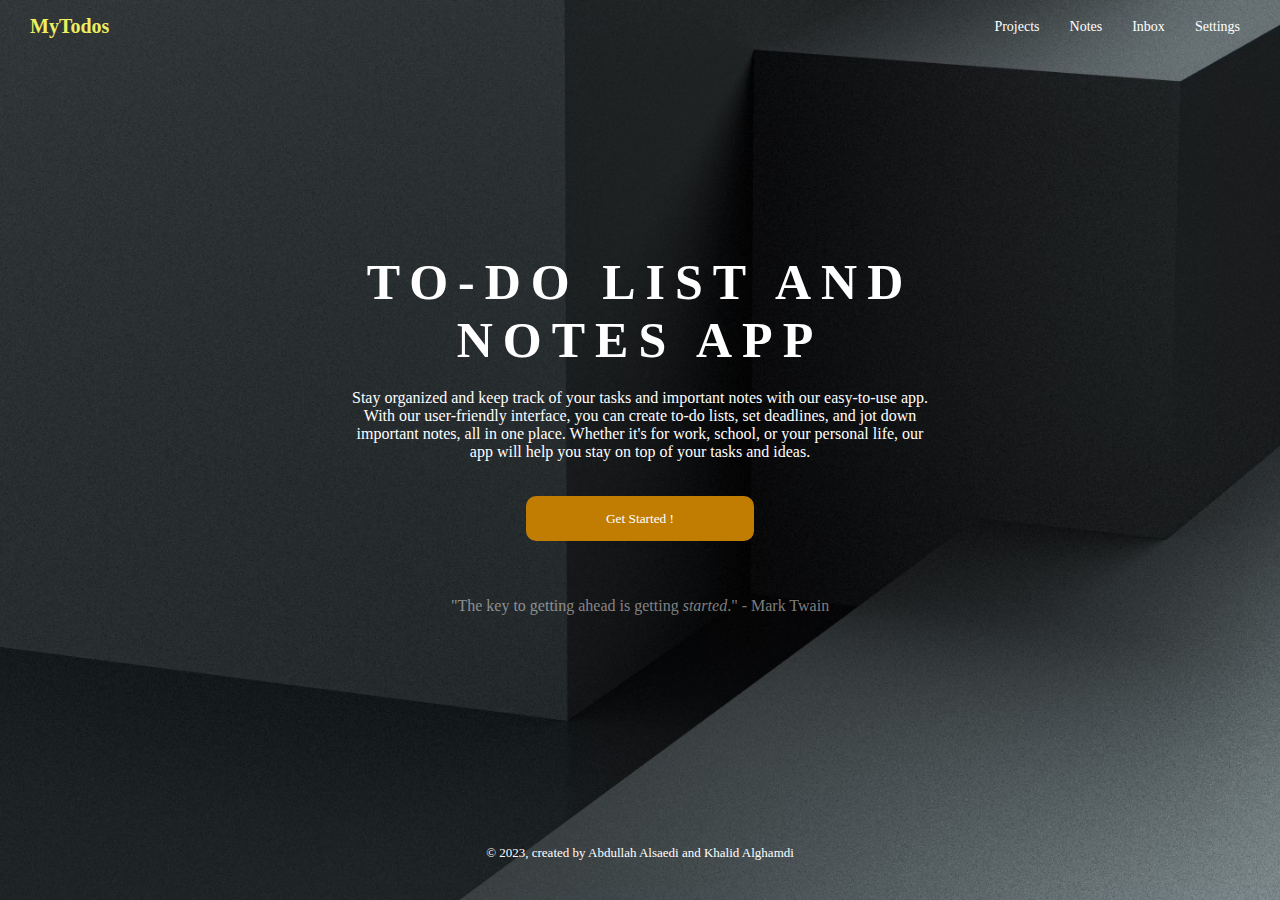
<file: MyTodosApp-main/MyTodosApp/HTML/index.html>
<!DOCTYPE html>
<html lang="en">

    <head>
        <meta charset="UTF-8">
        <meta name="viewport" content="width=device-width, initial-scale=1.0">
        <link rel="stylesheet" href="../CSS/index.css">
        <title>MyTodos</title>
    </head>

    <body>
        
         <!-- //////// navigation //////// -->

         <header>

            <h1 class="heading"><a class="heading-link" href="index.html">MyTodos</a></h1>

            <!-- for the navigation links -->
            <nav>
                <!-- unorder list -->
                <ul>
                    <li><a href="projects.html">Projects</a></li>
                    <li><a href="notes.html">Notes</a></li>
                    <li><a href="inbox.html">Inbox</a></li>
                    <li><a href="settings.html">Settings</a></li>
                </ul>
            </nav>

        </header>

        <div class="landing-content">

            <!-- the title of the landing page -->
            <h1>TO-DO LIST AND NOTES APP</h1>

            <!-- paragraph represents the description -->
            <p>Stay organized and keep track of your tasks and important notes with our easy-to-use app. With our
                user-friendly interface, you can create to-do lists, set deadlines, and jot down important notes, all in one
                place. Whether it's for work, school, or your personal life, our app will help you stay on top of your tasks
                and ideas.</p>
                

                <!-- button to send the user to the todo functionality -->
            <button> <a href="todo1.html">Get Started ! </a></button>

            <!-- a quote -->
            <blockquote>
                "The key to getting ahead is getting <i>started</i>." - Mark Twain
            </blockquote>

            <!-- a footer descripe the authors -->
            <footer>
                &copy; 2023, created by Abdullah Alsaedi and Khalid Alghamdi
            </footer>


        </div>


        

    </body>
</html>
</file>
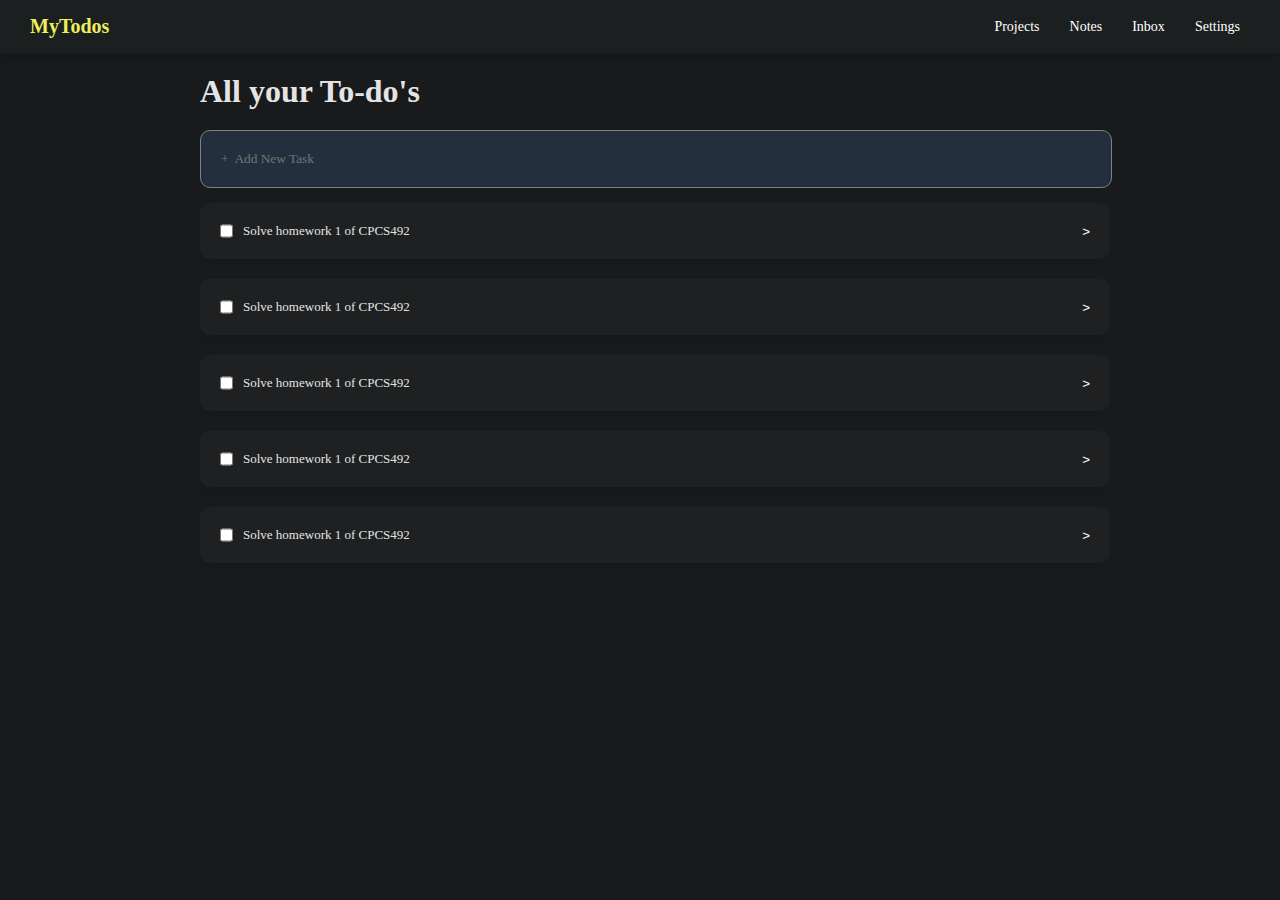
<file: MyTodosApp-main/MyTodosApp/HTML/inbox.html>
<!-- 
    Abdullah Alsaaedi 1936031
    Khalid Alghamdi <2037040>
    <section>
    2023/10/16
 -->

<!DOCTYPE html>
<html lang="en">

    <head>
        <meta charset="UTF-8">
        <meta name="viewport" content="width=device-width, initial-scale=1.0">
        <link rel="stylesheet" href="../CSS/styles.css">
        <link rel="stylesheet" href="../CSS/todo.css">
        <link rel="stylesheet" href="../CSS/inbox.css">
        <title>MyTodos</title>
    </head>

    <body>

        <!-- //////// navigation //////// -->

        <header>

            <h1 class="heading"><a class="heading-link" href="index.html">MyTodos</a></h1>

            <!-- for the navigation links -->
            <nav>
                <!-- unorder list -->
                <ul>
                    <li><a href="projects.html">Projects</a></li>
                    <li><a href="notes.html">Notes</a></li>
                    <li><a href="inbox.html">Inbox</a></li>
                    <li><a href="settings.html">Settings</a></li>
                </ul>
            </nav>

        </header>


        <div class="todos-list">

            <!-- header 1 -->
            <h1>All your To-do's</h1>

            <!-- Form to send the data of todos into the back end-->
            <form action="#">
                <input type="text" name="todo-in" id="todo-in" placeholder="+  Add New Task">
            </form>


            <!-- each todo container -->
            <div class="todo">
                <!-- check box to check the todo -->
                <input type="checkbox" name="todo-check" id="todo-check">

                <!-- todo title-->
                <span class="todo-title">Solve homework 1 of CPCS492</span>

                <!-- button to open the details of the to do-->
                <button class="todo-details"> > </button>
            </div>

            <div class="todo">
                <input type="checkbox" name="todo-check" id="todo-check">
                <span class="todo-title">Solve homework 1 of CPCS492</span>
                <button class="todo-details"> > </button>
            </div>

            <div class="todo">
                <input type="checkbox" name="todo-check" id="todo-check">
                <span class="todo-title">Solve homework 1 of CPCS492</span>
                <button class="todo-details"> > </button>
            </div>

            <div class="todo">
                <input type="checkbox" name="todo-check" id="todo-check">
                <span class="todo-title">Solve homework 1 of CPCS492</span>
                <button class="todo-details"> > </button>
            </div>

            <div class="todo">
                <input type="checkbox" name="todo-check" id="todo-check">
                <span class="todo-title">Solve homework 1 of CPCS492</span>
                <button class="todo-details"> > </button>
            </div>

        </div>
        
    </body>

</html>
</file>
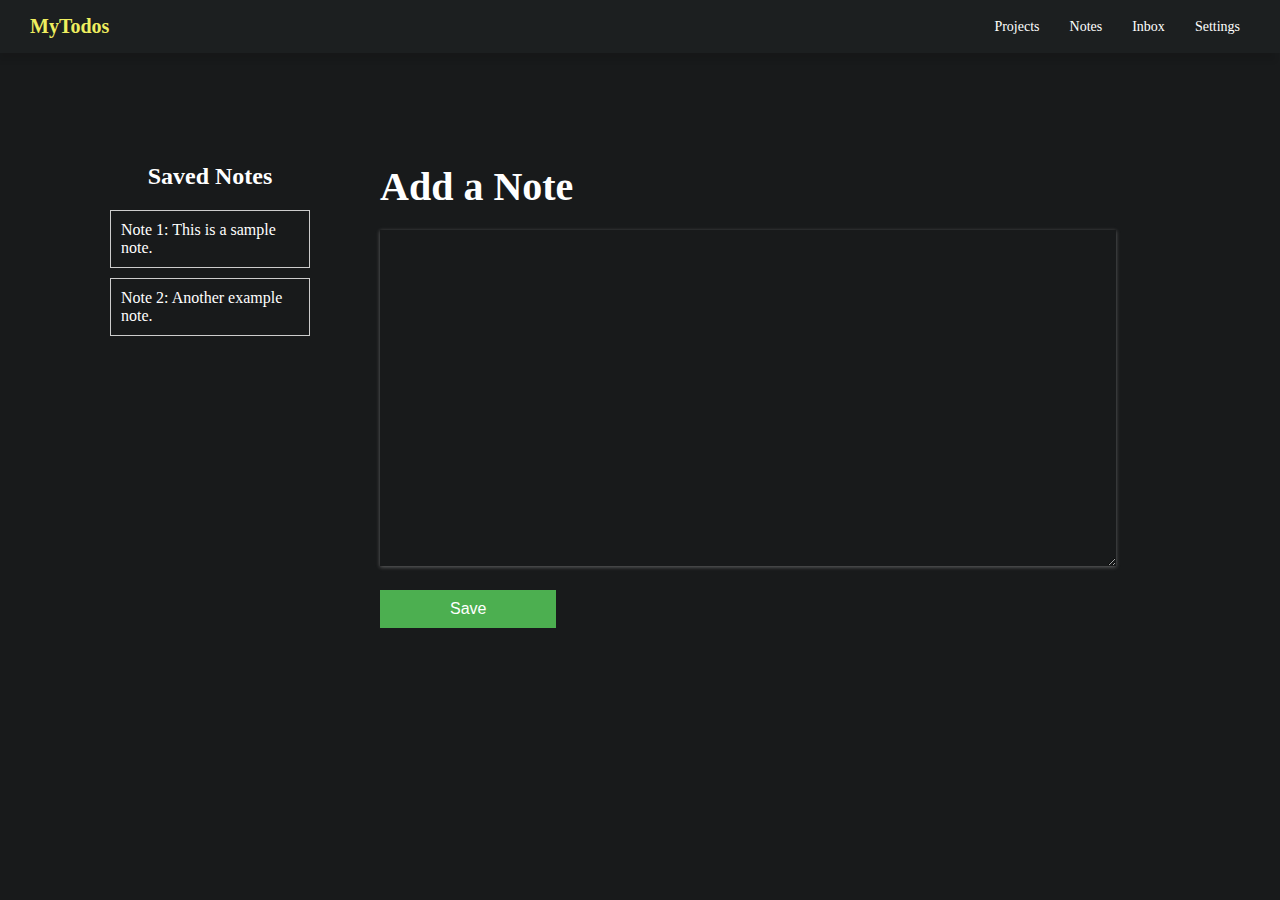
<file: MyTodosApp-main/MyTodosApp/HTML/notes.html>
<!DOCTYPE html>
<html>

    <head>
        <link rel="stylesheet" href="../CSS/notes.css">
        <link rel="stylesheet" href="../CSS/styles.css">
        <title>MyTodos</title>

    </head>

    <body>

       <!-- //////// navigation //////// -->

       <header>

        <h1 class="heading"><a class="heading-link" href="index.html">MyTodos</a></h1>

        <!-- for the navigation links -->
        <nav>
            <!-- unorder list -->
            <ul>
                <li><a href="projects.html">Projects</a></li>
                    <li><a href="notes.html">Notes</a></li>
                    <li><a href="inbox.html">Inbox</a></li>
                    <li><a href="settings.html">Settings</a></li>
            </ul>
        </nav>

    </header>

        <!-- container of all the elements -->
        <div class="container">

            <!-- sidebar div to group the saved notes at-->
            <div class="sidebar">
                <h2>Saved Notes</h2>
                <div class="note">Note 1: This is a sample note.</div>
                <div class="note">Note 2: Another example note.</div>
            </div>

            <!-- container for notes textarea -->
            <div class="notes">
                <h2>Add a Note</h2>
                <textarea id="note-text" rows="4" cols="50"></textarea><br>
                <button class="add-button">Save</button>
            </div>

        </div>
    </body>

</html>
</file>
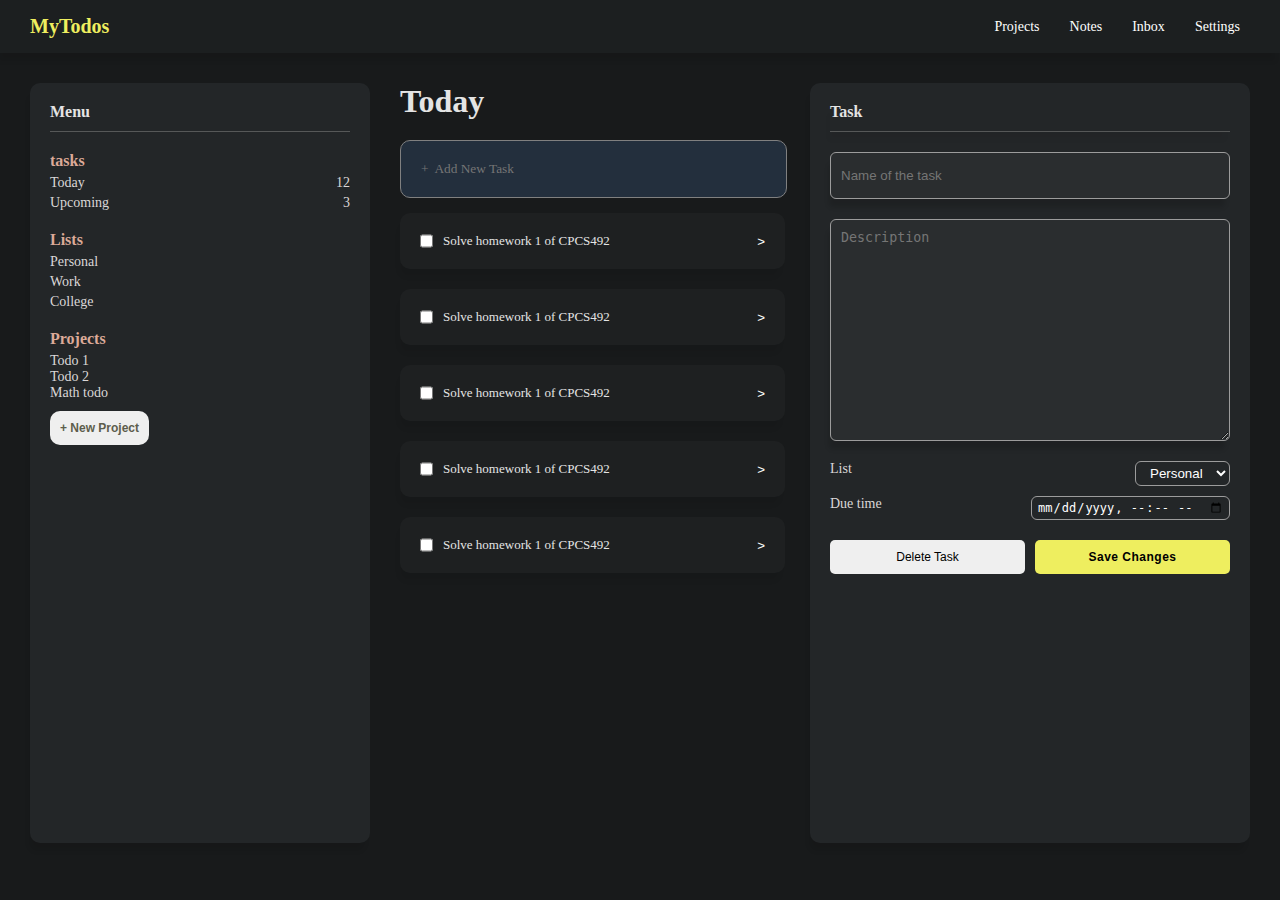
<file: MyTodosApp-main/MyTodosApp/HTML/todo1.html>
<!DOCTYPE html>
<html lang="en">

    <head>
        <meta charset="UTF-8">
        <meta name="viewport" content="width=device-width, initial-scale=1.0">
        <title>MyTodos</title>

        <link rel="stylesheet" href="../CSS/styles.css">
        <link rel="stylesheet" href="../CSS/todo.css">
    </head>

    <body>

        <!-- //////// navigation //////// -->

       <header>

            <h1 class="heading"><a class="heading-link" href="index.html">MyTodos</a></h1>

            <!-- for the navigation links -->
            <nav>
                <!-- unorder list -->
                <ul>
                    <li><a href="projects.html">Projects</a></li>
                    <li><a href="notes.html">Notes</a></li>
                    <li><a href="inbox.html">Inbox</a></li>
                    <li><a href="settings.html">Settings</a></li>
                </ul>
            </nav>

        </header>

        <!-- ////// Main /////// -->
        
        <div class="todo-main">

            <!-- side bar -->
            <aside class="todo-aside">

                <!-- title of side bar-->
                <h2 class="menu">Menu</h2>

                <!-- tasks container -->
                <div class="tasks">tasks</div>

                <!-- unorder list-->
                <ul class="tasks-list">
                    <li><a href="today.html">Today</a> <span>12</span></li>
                    <li><a href="upcoming.html">Upcoming</a> <span>3</span></li>
                </ul>

                <!-- unorder list-->
                <div class="lists">Lists</div>
                <ul class="lists-list">
                    <li><a href="personal.html">Personal</a></li>
                    <li><a href="work.html">Work</a></li>
                    <li><a href="college.html">College</a></li>
                </ul>

                <!-- unorder list-->
                <div class="projects">Projects</div>
                <ul class="projects-list">
                    <li>Todo 1</li>
                    <li>Todo 2</li>
                    <li>Math todo</li>
                    <button> + New Project</button>
                </ul>

            </aside>

            <div class="todos-list">

                <h1>Today</h1>

                <!-- form to send  the todo-->
                <form action="#">
                    <!-- input of type text that contains the content of the todo-->
                    <input type="text" name="todo-in" id="todo-in" placeholder="+  Add New Task">
                </form>


                <div class="todo">
                    <input type="checkbox" name="todo-check" id="todo-check">
                    <span class="todo-title">Solve homework 1 of CPCS492</span>
                    <button class="todo-details"> > </button>
                </div>



                <div class="todo">
                    <input type="checkbox" name="todo-check" id="todo-check">
                    <span class="todo-title">Solve homework 1 of CPCS492</span>
                    <button class="todo-details"> > </button>
                </div>

                <div class="todo">
                    <input type="checkbox" name="todo-check" id="todo-check">
                    <span class="todo-title">Solve homework 1 of CPCS492</span>
                    <button class="todo-details"> > </button>
                </div>

                <div class="todo">
                    <input type="checkbox" name="todo-check" id="todo-check">
                    <span class="todo-title">Solve homework 1 of CPCS492</span>
                    <button class="todo-details"> > </button>
                </div>

                <div class="todo">
                    <input type="checkbox" name="todo-check" id="todo-check">
                    <span class="todo-title">Solve homework 1 of CPCS492</span>
                    <button class="todo-details"> > </button>
                </div>


            </div>


            <!-- container for editing the todo -->
            <div class="todo-edit">

                <!-- title -->
                <h2>Task</h2>

                <!-- form for any editing inputs-->
                <form action="#">
                    <input type="text" class="todo-edit-title" placeholder="Name of the task">
                    </input>

                    <!-- text area for the todo description-->
                    <textarea type="text" class="todo-edit-description" placeholder="Description"></textarea>
                    

                    <!-- the list of the todo container-->
                    <div class="todo-edit-list">

                        <!-- label for the input -->
                        <label for="todo-edit-list-select"> List</label>

                        <!-- select element of the lists, and options element inside it-->
                        <select value="personal" id="todo-edit-list-select">
                            <option value="Personal">Personal</option>
                            <option value="work">Work</option>
                            <option value="college">College</option>
                        </select>
                    </div>

                    <!-- selecting the time, we used the type datatime-local as an input-->
                    <div class="todo-edit-time">
                        <label for="dueDateTime">Due time</label>
                        <input type="datetime-local" id="dueDateTime" name="dueDateTime">
                    </div>

                    <!-- buttons -->
                    <div class="todo-edit-btns">
                        <button class="todo-edit-btn delete-btn">Delete Task</button>
                        <button class="todo-edit-btn save-btn">Save Changes</button>

                    </div>
                </form>
            </div>

        </div>


    </body>

</html>
</file>
<file: MyTodosApp-main/MyTodosApp/CSS/index.css>
* {
    margin: 0;
    padding: 0;
    
}

html {
    font-family: "poppins";
    box-sizing: border-box;
}

body {
    background-image: url("../images/photo-1631477076110-2b8c1fe0f3cc.avif");
    background-position: center;
    background-size: cover;
    color: white;
    height: 100vh;
}


.background-container {
    width: 100%;
    height: 100%;
}

.background-container img {
    width: 100vw;
    height: 100vh;
}
ul {
    list-style: none;
}


header {
    display: flex;
    justify-content: space-between;
    align-items: center;
    padding: 15px;
    background-color: transparent;

}

.heading {
    font-size: 20px;
    margin-left: 15px;
    width: 75vw;

}

.heading-link {
    text-decoration: none;
    color: rgb(238, 238, 95);

}

header ul {
    display: flex;
    list-style: none;
    gap: 30px;
    margin-right: 25px;
    font-size: 14px;
}

li {
    cursor: pointer;
}

li:hover {
    color: rgb(239, 177, 177);
}


.landing-content {
    display: flex;
    flex-direction: column;
    align-items: center;
    margin: 100px 350px;
    margin-top: 200px;
    text-align: center;
}


.landing-content h1 {
    font-size: 50px;
    letter-spacing: 10px;
    margin-bottom: 20px;
}


button {
    margin-top: 50px;
    border: none;
    font-family: "Poppins";

}
button a {
    padding: 15px 80px;
    background-color: rgb(192, 125, 2);
    border-radius: 10px;
    cursor: pointer;
}

button:hover a {
    color: black;
    background-color: rgb(189, 189, 243);
    box-shadow: 0px 1px 4px rgba(234, 233, 233, 0.356);
}


a {
    text-decoration: none;
    color: white;
}


blockquote {
    margin-top: 70px;
    color: rgba(255, 255, 255, 0.489);
}


footer {
    margin-top: 230px;
    font-size: 13px;
}
</file>
<file: MyTodosApp-main/MyTodosApp/CSS/styles.css>
* {
    margin: 0;
    padding: 0;
    
}

html {
    font-family: "poppins";
    box-sizing: border-box;
}

body {
    background-color: #181a1b;
    color: white;
}


.background-container {
    width: 100%;
    height: 100%;
}

.background-container img {
    width: 100vw;
    height: 100vh;
}
ul {
    list-style: none;
}

a {
    text-decoration: none;
    color: inherit;
}


header {
    display: flex;
    justify-content: space-between;
    align-items: center;
    padding: 15px;
    background-color: rgb(28, 31, 32);
    box-shadow: -3px 10px 5px -2px rgba(0, 0, 0, 0.084);
    margin-bottom: 20px;
}

.heading {
    font-size: 20px;
    margin-left: 15px;
    

}

.heading-link {
    text-decoration: none;
    color: rgb(238, 238, 95);

}

header ul {
    display: flex;
    list-style: none;
    gap: 30px;
    margin-right: 25px;
    font-size: 14px;
}

li {
    cursor: pointer;
}

li:hover {
    color: rgb(239, 177, 177);
}



.main-projects {
    margin: 50px;
    display: flex;
    justify-content: center;
    align-items: start;
    gap: 30px;

    min-height: 50vh;
    flex-wrap: wrap;

}

.project {
    background-color: rgb(222, 114, 114);
    height: 150px;
    flex-basis: 120px;
    display: flex;
    align-items: center;
    justify-content: center;
    border-radius: 10px;
    box-shadow: -3px 5px 8px -2px rgba(0, 0, 0, 0.14);
    flex-shrink: 0;
    font-size: 13px;
    color: rgb(37, 34, 34);
    letter-spacing: 2px;
    
}

.project a {
    text-decoration: none;
    display: flex;
    cursor: pointer;

   
}

.create-project {
    border: solid 1px rgb(201, 201, 201);
    background-color: transparent;
    box-shadow: none;
    font-size: 20px;
    color: white;

}
.project a:hover {
    color: white;
}

.create-project:hover {
    color: red;

}
</file>
<file: MyTodosApp-main/MyTodosApp/CSS/todo.css>
.todo-main {
    display: flex;
    gap: 30px;
    margin: 30px;
    
}

.todo-aside {
    padding: 20px;
    background-color: rgb(35, 38, 40);
    border-radius: 10px;
    flex-basis: 300px;
    font-size: 14px;

    height: 80vh;
    box-shadow: -3px 10px 5px -2px rgba(0, 0, 0, 0.084);
    color: rgb(218, 215, 215);



}

.menu {
    font-size: 16px;
    margin-bottom: 20px;
    padding-bottom: 10px;
    border-bottom: solid 0.5px rgba(128, 128, 128, 0.554);

    color: rgb(228, 228, 228);
}

.tasks {
    margin-bottom: 5px;
    font-size: 16px;
    color: rgb(220, 170, 152);
    font-weight: bold;

}


.tasks-list li {
display: flex;
justify-content: space-between;
margin-bottom: 4px;
} 

.lists {
    margin-top: 20px;
    margin-bottom: 5px;
    font-size: 16px;
    color: rgb(220, 170, 152);
    font-weight: bold;

}

.lists-list li {
    margin-bottom: 4px;

}

.todos-list  {
    flex-basis: 600px;
    color: rgb(228, 228, 228);
    flex: 1;

    
}

.todos-list h1 {
    margin-bottom: 20px;
    color: rgb(228, 228, 228);

    
}

.projects {
    margin-top: 20px;
    margin-bottom: 5px;
    font-size: 16px;
    color: rgb(220, 170, 152); 
    font-weight: bold;

}

.projects-list button {
    margin-top: 10px;
    padding: 10px;

    font-size: 12px;
    border: none;
    border-radius: 10px;

    font-weight: bold;
    color: rgb(93, 93, 76);;
}
.projects-list button:hover {
    cursor: pointer;
}
.projects li {
    margin-bottom: 4px;

}

#todo-in {
    padding: 10px;
    border-radius: 10px;
    border: solid 0.5px gray;
    width: 100%;
    margin-bottom: 15px;
    font-family: "poppins";
    background-color: #232f3d;
    padding: 20px 10px 20px 20px;

    color: rgb(228, 228, 228);


}

.todo {
    background-color: rgb(30, 32, 33);
    padding: 20px 10px 20px 20px;
    margin-bottom: 20px;
    border-radius: 10px;
    width: 100%;
    font-size: 13px;
    display: flex;

    box-shadow: -3px 10px 5px -2px rgba(0, 0, 0, 0.052);
    color: rgb(228, 228, 228);

    
}

#todo-check {
    margin-right: 10px;

}

.todo-title {
    margin-right: auto;
}
.todo-details {
    margin-right: 10px;
    border: none;
    background-color: transparent;
    cursor: pointer;
    color: white;
}

.todo-edit {
    padding: 20px;
    background-color: rgb(35, 38, 40);
    border-radius: 10px;
    flex-basis: 400px;
    font-size: 14px;

    height: 80vh;
    box-shadow: -3px 10px 5px -2px rgba(0, 0, 0, 0.084);
    color: rgb(218, 215, 215);
    /* flex-grow: 1; */

    margin-left: 25px;
}

.todo-edit form {
    display: flex;
    flex-direction: column;
}

.todo-edit h2 {
    font-size: 16px;
    margin-bottom: 20px;
    padding-bottom: 10px;
    border-bottom: solid 0.5px rgba(128, 128, 128, 0.554);
    box-shadow: -3px 10px 5px -2px rgba(0, 0, 0, 0.031);
    color: rgb(228, 228, 228);
}

.todo-edit-title {
    border: solid 0.1px     rgb(156, 156, 156);
    border-radius: 6px;
    padding: 15px 10px;
    color: rgb(151, 151, 151);
    box-shadow: -3px 10px 5px -2px rgba(0, 0, 0, 0.143);
    background-color: rgb(42, 45, 47);

}

.todo-edit-description {
    border: solid 0.1px     rgb(156, 156, 156);
    border-radius: 6px;
    padding: 10px;
    height: 200px;
    color: rgb(151, 151, 151);
    margin: 20px 0;
    box-shadow: -3px 10px 5px -2px rgba(0, 0, 0, 0.143);
    word-wrap: break-word;
        background-color: rgb(42, 45, 47);

    }

.todo-edit-list {
    display: flex;
    justify-content: space-between;
    margin-bottom: 10px;

}


.todo-edit-list select {
    padding: 3px 10px;
    background-color: rgb(35, 38, 40);
    color: white;
    border: solid 0.1px     rgb(156, 156, 156);
    border-radius: 6px;

} 

.todo-edit-time {
    display: flex;
    justify-content: space-between;

}

.todo-edit-time > input{
    background-color: rgb(35, 38, 40);
    border: solid 0.1px    rgb(156, 156, 156);
    border-radius: 6px;
    color: white;
    font-size: 12px;
    padding: 3px 5px;

}


.todo-edit-btns {
    display: flex;  
    /* width: 100%;   */
    gap: 10px;
    margin-top: 20px;
    
}

.todo-edit-btn {
flex: 1;
padding: 10px;
border: none;
border-radius: 5px;
font-size: 12px;
cursor: pointer;
}

.save-btn {
    background-color: rgb(238, 238, 95);
    color: black;   
    font-weight: bold;
    letter-spacing: 0.5px;
}

.save-btn:hover {
    background-color: rgb(237, 237, 159);
    
}




.todo-details:hover {
    color: orange;
}
</file>
<file: MyTodosApp-main/MyTodosApp/CSS/inbox.css>
.todos-list {
    margin-right: 200px;
    margin-left: 200px;
}
</file>
<file: MyTodosApp-main/MyTodosApp/CSS/notes.css>
body {
    font-family: "Poppins";
}

.container {
    display: flex;
    margin-left: 100px;
    margin-top: 100px;
}



#note-text {
    width: 700px;
}

.sidebar {
    width: 200px;
    background-color: transparent;
    padding: 10px;
    margin-right: 50px;
    
}

.sidebar h2 {
    margin-bottom: 20px;
    text-align: center;
    
}

.notes {
    flex-grow: 1;
    padding: 10px;
}

.note {
    margin: 0 0 10px;
    background-color: transparent;
    border: 1px solid #ccc;
    padding: 10px;
}

textarea {
    background-color: transparent;
    border: solid 0.5px gray;
    padding: 2%;
    margin-bottom: 10px;
    color: white;
    border: none;
    box-shadow: 0px 1px 4px rgba(234, 233, 233, 0.356);

    height: 300px;
}

textarea:focus {
    outline: none;
}

.add-button {
    background-color: #4CAF50;
    color: #fff;
    border: none;
    padding: 5px 10px;
    cursor: pointer;
    margin-top: 10px;
    padding: 10px 70px;
    font-size: 16px;
}

.notes h2 {
    font-size: 40px;
    margin-bottom: 20px;
}
</file>
